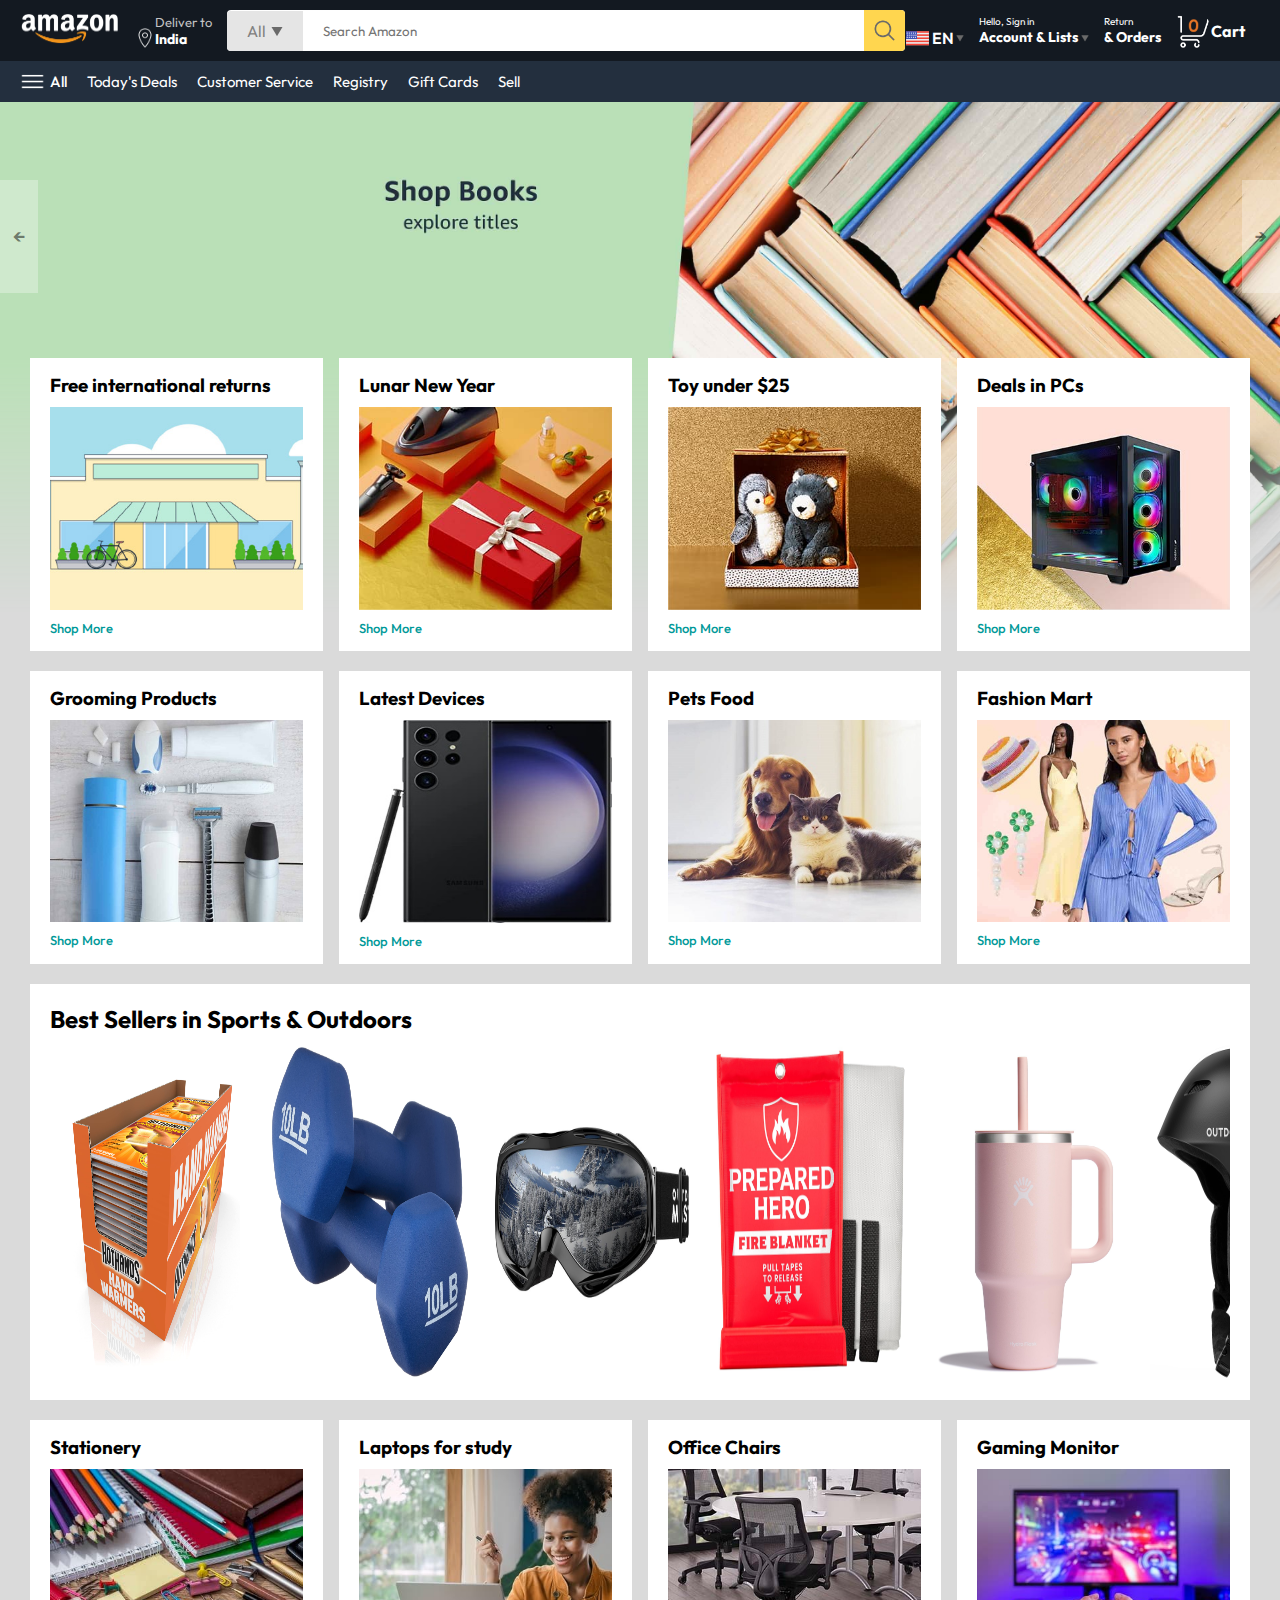
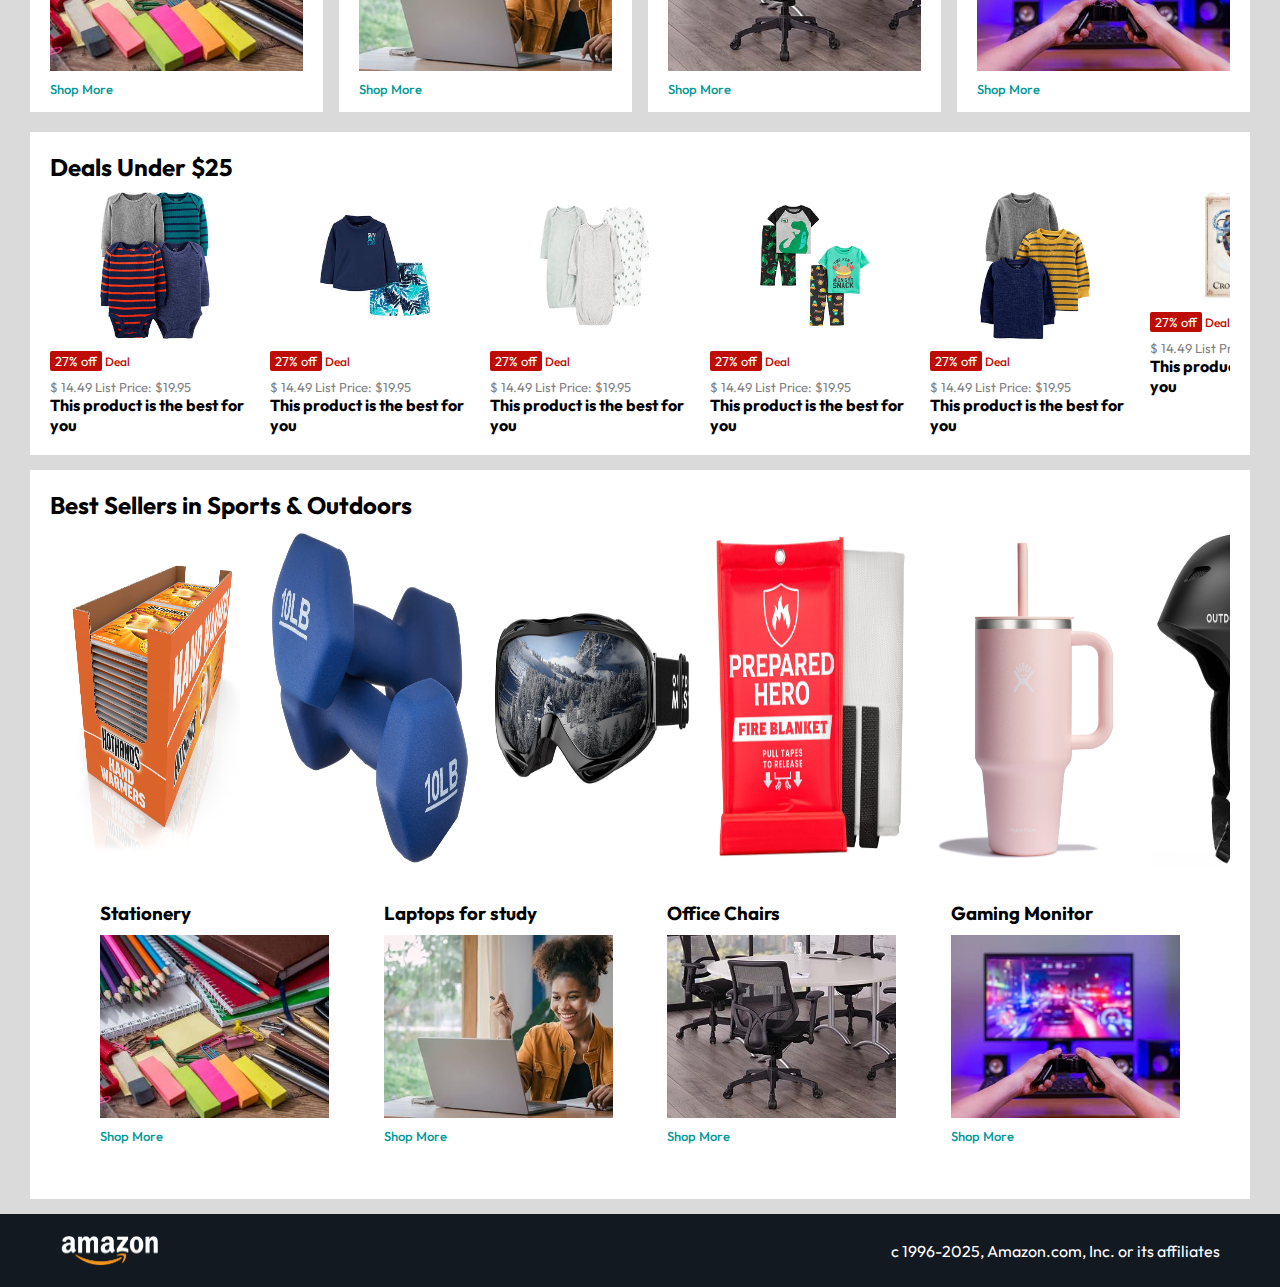
<file: amazon-clone-page/index.html>
<!DOCTYPE html>
<html lang="en">

<head>
  <meta charset="UTF-8">
  <meta name="viewport" content="width=device-width, initial-scale=1.0">
  <title>Amazon website clone in | HTML | CSS | JS</title>
  <link rel="stylesheet" href="style.css">
</head>

<body>

  <nav>
    <a href="/">
      <img src="./assets/amazon_logo.png" alt="logo" width="100">
    </a>
    <div class="nav-country">
      <img src="./assets/location_icon.png" alt="location" height="20">
      <div>
        <p>Deliver to</p>
        <h1>India</h1>
      </div>
    </div>
    <div class="nav-search">
      <div class="nav-search-kategory">
        <p>All</p>
        <img src="./assets/dropdown_icon.png" alt="dropdown-icon" height="12">
      </div>
      <input type="text" class="nav-search-input" placeholder="Search Amazon">
      <img src="./assets/search_icon.png" alt="search-icon" class="nav-search-icon">
    </div>
    <div class="nav-language">
      <img src="./assets/us_flag.png" alt="US flag" width="25px">
      <p>EN</p>
      <img src="./assets/dropdown_icon.png" alt="dropdown icon" width="8px">
    </div>
    <div class="nav-text">
      <p>Hello, Sign in</p>
      <h1>Account & Lists <img src="./assets/dropdown_icon.png" alt="dropdown-icon" width="8px"></h1>
    </div>
    <div class="nav-text">
      <p>Return</p>
      <h1>& Orders</h1>
    </div>
    <a href="" class="nav-cart">
      <img src="./assets/cart_icon.png" alt="card icon" width="35px">
      <h4>Cart</h4>
    </a>
  </nav>
  <div class="nav-bottom">
    <div>
      <img src="./assets/menu_icon.png" alt="menu icon" width="25px">
      <p>All</p>
    </div>
    <p>Today's Deals</p>
    <p>Customer Service</p>
    <p>Registry</p>
    <p>Gift Cards</p>
    <p>Sell</p>
  </div>

  <div class="header-slider">
    <a href="#" class="control_prev">&#8592</a>
    <a href="#" class="control_next">&#8594</a>
    <ul>
      <img src="./assets/header1.jpg" alt="1st header image" class="header-img">
      <img src="./assets/header2.jpg" alt="2nd header image" class="header-img">
      <img src="./assets/header3.jpg" alt="3rd header image" class="header-img">
      <img src="./assets/header4.jpg" alt="4th header image" class="header-img">
      <img src="./assets/header5.jpg" alt="5th header image" class="header-img">
      <img src="./assets/header6.jpg" alt="6th header image" class="header-img">
    </ul>
  </div>
  <div class="box-row header-box">
    <div class="box-col">
      <h3>Free international returns</h3>
      <img src="./assets/box1-1.jpg" alt="1st box image">
      <a href="/">Shop More</a>
    </div>
    <div class="box-col">
      <h3>Lunar New Year</h3>
      <img src="./assets/box1-2.jpg" alt="2nd box image">
      <a href="/">Shop More</a>
    </div>
    <div class="box-col">
      <h3>Toy under $25</h3>
      <img src="./assets/box1-3.jpg" alt="3rd box image">
      <a href="/">Shop More</a>
    </div>
    <div class="box-col">
      <h3>Deals in PCs</h3>
      <img src="./assets/box1-4.jpg" alt="4th box image">
      <a href="/">Shop More</a>
    </div>
  </div>
  <!-- 2 -->
  <div class="box-row">
    <div class="box-col">
      <h3>Grooming Products</h3>
      <img src="./assets/box2-1.jpg" alt="1st box image">
      <a href="/">Shop More</a>
    </div>
    <div class="box-col">
      <h3>Latest Devices</h3>
      <img src="./assets/box2-2.jpg" alt="2nd box image">
      <a href="/">Shop More</a>
    </div>
    <div class="box-col">
      <h3>Pets Food</h3>
      <img src="./assets/box2-3.jpg" alt="3rd box image">
      <a href="/">Shop More</a>
    </div>
    <div class="box-col">
      <h3>Fashion Mart</h3>
      <img src="./assets/box2-4.jpg" alt="4th box image">
      <a href="/">Shop More</a>
    </div>
  </div>

  <div class="product-slider">
    <h2>Best Sellers in Sports & Outdoors</h2>
    <div class="products">
      <img src="./assets/product1-1.jpg" alt="1st product">
      <img src="./assets/product1-2.jpg" alt="2nd product">
      <img src="./assets/product1-3.jpg" alt="3rd product">
      <img src="./assets/product1-4.jpg" alt="4th product">
      <img src="./assets/product1-5.jpg" alt="5th product">
      <img src="./assets/product1-6.jpg" alt="6th product">
      <img src="./assets/product1-7.jpg" alt="7th product">
      <img src="./assets/product1-8.jpg" alt="8th product">
      <img src="./assets/product1-9.jpg" alt="9th product">
      <img src="./assets/product1-10.jpg" alt="10th product">
    </div>
  </div>
  <div class="box-row">
    <div class="box-col">
      <h3>Stationery</h3>
      <img src="./assets/box3-1.jpg" alt="1st box image">
      <a href="/">Shop More</a>
    </div>
    <div class="box-col">
      <h3>Laptops for study</h3>
      <img src="./assets/box3-2.jpg" alt="2nd box image">
      <a href="/">Shop More</a>
    </div>
    <div class="box-col">
      <h3>Office Chairs</h3>
      <img src="./assets/box3-3.jpg" alt="3rd box image">
      <a href="/">Shop More</a>
    </div>
    <div class="box-col">
      <h3>Gaming Monitor</h3>
      <img src="./assets/box3-4.jpg" alt="4th box image">
      <a href="/">Shop More</a>
    </div>
  </div>
  <div class="product-slider-with-price">
    <h2>Deals Under $25</h2>
    <div class="products">
      <div class="product-card">
        <div class="product-img-container">
          <img src="./assets/product2-1.jpg" alt="1st product">
        </div>
        <div class="product-offer">
          <p>27% off</p> <span>Deal</span>
        </div>
        <p class="product-price">$ <span>14.49</span> List Price: $19.95</p>
        <h4>This product is the best for you</h4>
      </div>
      <div class="product-card">
        <div class="product-img-container">
          <img src="./assets/product2-2.jpg" alt="1st product">
        </div>
        <div class="product-offer">
          <p>27% off</p> <span>Deal</span>
        </div>
        <p class="product-price">$ <span>14.49</span> List Price: $19.95</p>
        <h4>This product is the best for you</h4>
      </div>
      <div class="product-card">
        <div class="product-img-container">
          <img src="./assets/product2-3.jpg" alt="1st product">
        </div>
        <div class="product-offer">
          <p>27% off</p> <span>Deal</span>
        </div>
        <p class="product-price">$ <span>14.49</span> List Price: $19.95</p>
        <h4>This product is the best for you</h4>
      </div>
      <div class="product-card">
        <div class="product-img-container">
          <img src="./assets/product2-4.jpg" alt="1st product">
        </div>
        <div class="product-offer">
          <p>27% off</p> <span>Deal</span>
        </div>
        <p class="product-price">$ <span>14.49</span> List Price: $19.95</p>
        <h4>This product is the best for you</h4>
      </div>
      <div class="product-card">
        <div class="product-img-container">
          <img src="./assets/product2-5.jpg" alt="1st product">
        </div>
        <div class="product-offer">
          <p>27% off</p> <span>Deal</span>
        </div>
        <p class="product-price">$ <span>14.49</span> List Price: $19.95</p>
        <h4>This product is the best for you</h4>
      </div>
      <div class="product-card">
        <div class="product-img-container">
          <img src="./assets/product2-6.jpg" alt="1st product">
        </div>
        <div class="product-offer">
          <p>27% off</p> <span>Deal</span>
        </div>
        <p class="product-price">$ <span>14.49</span> List Price: $19.95</p>
        <h4>This product is the best for you</h4>
      </div>
      <div class="product-card">
        <div class="product-img-container">
          <img src="./assets/product2-7.jpg" alt="1st product">
        </div>
        <div class="product-offer">
          <p>27% off</p> <span>Deal</span>
        </div>
        <p class="product-price">$ <span>14.49</span> List Price: $19.95</p>
        <h4>This product is the best for you</h4>
      </div>
      <div class="product-card">
        <div class="product-img-container">
          <img src="./assets/product2-8.jpg" alt="1st product">
        </div>
        <div class="product-offer">
          <p>27% off</p> <span>Deal</span>
        </div>
        <p class="product-price">$ <span>14.49</span> List Price: $19.95</p>
        <h4>This product is the best for you</h4>
      </div>
      <div class="product-card">
        <div class="product-img-container">
          <img src="./assets/product2-9.jpg" alt="1st product">
        </div>
        <div class="product-offer">
          <p>27% off</p> <span>Deal</span>
        </div>
        <p class="product-price">$ <span>14.49</span> List Price: $19.95</p>
        <h4>This product is the best for you</h4>
      </div>
      <div class="product-card">
        <div class="product-img-container">
          <img src="./assets/product2-10.jpg" alt="1st product">
        </div>
        <div class="product-offer">
          <p>27% off</p> <span>Deal</span>
        </div>
        <p class="product-price">$ <span>14.49</span> List Price: $19.95</p>
        <h4>This product is the best for you</h4>
      </div>
      <div class="product-card">
        <div class="product-img-container">
          <img src="./assets/product2-11.jpg" alt="1st product">
        </div>
        <div class="product-offer">
          <p>27% off</p> <span>Deal</span>
        </div>
        <p class="product-price">$ <span>14.49</span> List Price: $19.95</p>
        <h4>This product is the best for you</h4>
      </div><div class="product-card">
        <div class="product-img-container">
          <img src="./assets/product2-12.jpg" alt="1st product">
        </div>
        <div class="product-offer">
          <p>27% off</p> <span>Deal</span>
        </div>
        <p class="product-price">$ <span>14.49</span> List Price: $19.95</p>
        <h4>This product is the best for you</h4>
      </div>
    </div>
  </div>
  <div class="product-slider">
    <h2>Best Sellers in Sports & Outdoors</h2>
    <div class="products">
      <img src="./assets/product1-1.jpg" alt="1st product">
      <img src="./assets/product1-2.jpg" alt="2nd product">
      <img src="./assets/product1-3.jpg" alt="3rd product">
      <img src="./assets/product1-4.jpg" alt="4th product">
      <img src="./assets/product1-5.jpg" alt="5th product">
      <img src="./assets/product1-6.jpg" alt="6th product">
      <img src="./assets/product1-7.jpg" alt="7th product">
      <img src="./assets/product1-8.jpg" alt="8th product">
      <img src="./assets/product1-9.jpg" alt="9th product">
      <img src="./assets/product1-10.jpg" alt="10th product">
    </div>
    <div class="box-row">
      <div class="box-col">
        <h3>Stationery</h3>
        <img src="./assets/box3-1.jpg" alt="1st box image">
        <a href="/">Shop More</a>
      </div>
      <div class="box-col">
        <h3>Laptops for study</h3>
        <img src="./assets/box3-2.jpg" alt="2nd box image">
        <a href="/">Shop More</a>
      </div>
      <div class="box-col">
        <h3>Office Chairs</h3>
        <img src="./assets/box3-3.jpg" alt="3rd box image">
        <a href="/">Shop More</a>
      </div>
      <div class="box-col">
        <h3>Gaming Monitor</h3>
        <img src="./assets/box3-4.jpg" alt="4th box image">
        <a href="/">Shop More</a>
      </div>
    </div>
  </div>
    <footer>
      <img src="./assets/amazon_logo.png" alt="footer image" width="100">
      <p>c 1996-2025, Amazon.com, Inc. or its affiliates</p>
    </footer>

  <script src="app.js"></script>
</body>
</html>
</file>
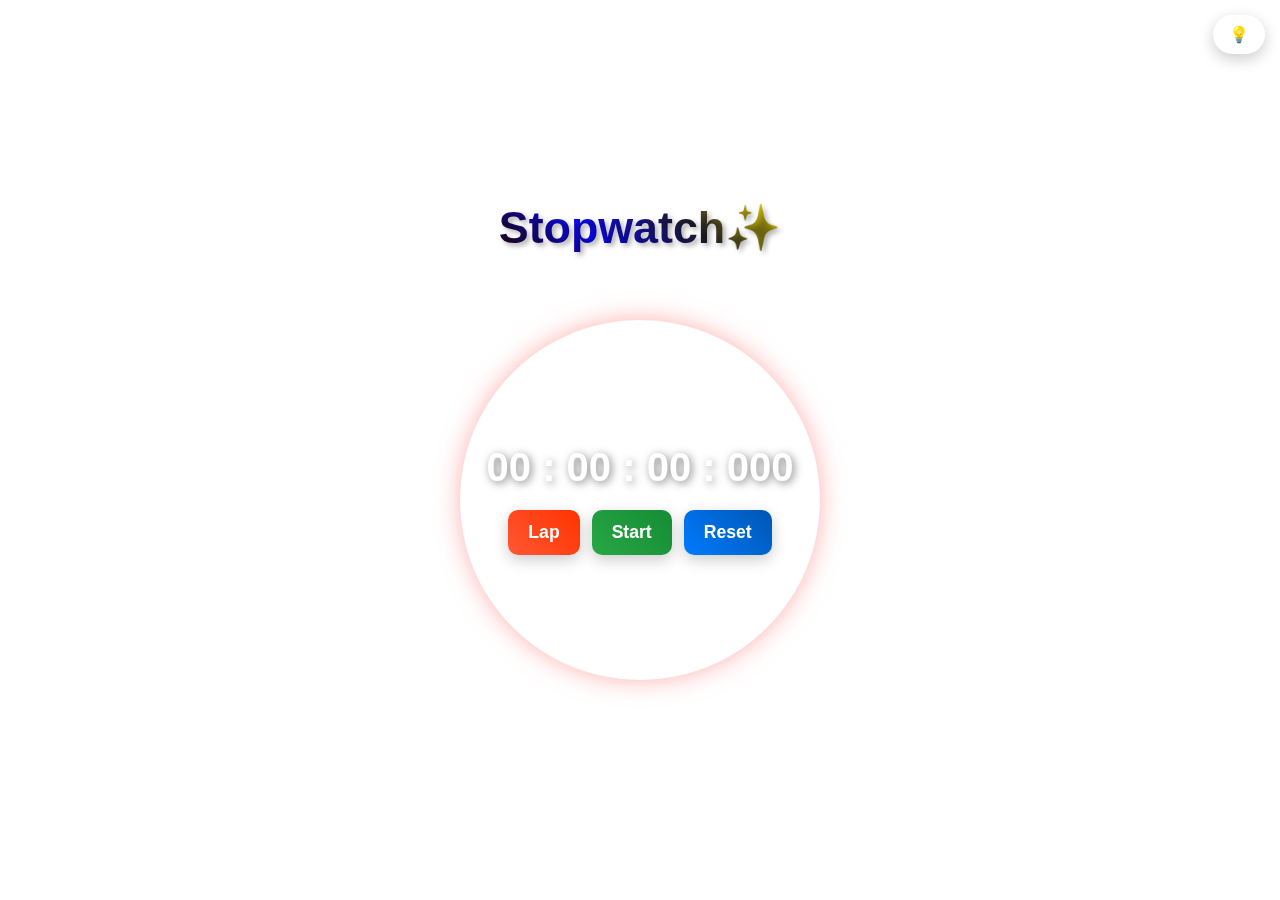
<file: Stopwatch web application/index.html>
<!DOCTYPE html>
<html lang="en">
<head>
    <meta charset="UTF-8">
    <meta name="viewport" content="width=device-width, initial-scale=1.0">
    <title>Stopwatch</title>
    <link rel="stylesheet" href="styles.css">
</head>
<body>
    <h1 class="h7">Stopwatch✨</h1>
    <br><br>
    <div class="stopwatch">
        <div id="display">00 : 00 : 00 : 000</div>
        <div class="btns">
            <button id="lap">Lap</button>
            <button id="startStopPause">Start</button>
            <button id="reset">Reset</button>
        </div>
    </div>
    <br />
    <ol id="laps"></ol> 
    <script src="script.Js"></script>
</body>
</html>
</file>
<file: amazon-clone-page/style.css>
@import url("https://fonts.googleapis.com/css2?family=Outfit:wght@100..900&display=swap");

* {
  margin: 0;
  padding: 0;
  box-sizing: border-box;
  font-family: "Outfit", sans-serif;
}

body {
  background-color: #dadada;
}

a {
  text-decoration: none;
  color: inherit;
}

nav {
  display: flex;
  align-items: center;
  justify-content: space-between;
  background-color: #131921;
  padding: 10px 20px;
  color: #fff;
}

.nav-country {
  display: flex;
  align-items: end;
  margin-left: 15px;
  font-size: 13px;
  color: #c4c4c4;
}

.nav-country h1 {
  color: #fff;
  font-size: 14px;
}

.nav-search {
  flex: 1;
  display: flex;
  align-items: center;
  background-color: #fff;
  color: gray;
  max-width: 62.5rem;
  border-radius: 4px;
  margin-left: 15px;
}

.nav-search-kategory {
  display: flex;
  align-items: center;
  padding: 10px 20px;
  gap: 5px;
  background-color: #e5e5e5;
  border-radius: 4px 0 0 4px;
}

.nav-search-input {
  border: none;
  outline: none;
  padding-left: 20px;
  width: 100%;
}

.nav-search-icon {
  max-width: 41px;
  padding: 8px;
  background-color: #ffd64f;
  border-radius: 0 4px 4px 0;
}

.nav-language {
  display: flex;
  align-items: center;
  gap: 2px;
  font-weight: 600;
  margin-top: 15px;
}

.nav-text {
  margin-left: 15px;
}

.nav-text p {
  font-size: 10px;
}

.nav-text h1 {
  font-size: 14px;
}

.nav-cart {
  display: flex;
  align-items: center;
  margin: 0 15px;
}

.nav-bottom {
  display: flex;
  align-items: center;
  gap: 20px;
  padding: 8px 20px;
  background-color: #232f3e;
  color: #fff;
  font-size: 15px;
}

.nav-bottom div {
  display: flex;
  align-items: center;
  gap: 5px;
  font-weight: 500;
}

.header-slider ul {
  display: flex;
  overflow-y: hidden;
}

.header-img {
  max-width: 100%;
  mask-image: linear-gradient(to bottom, #000 50%, transparent 100%);
}

.header-slider a {
  position: absolute;
  top: 20%;
  z-index: 1;
  padding: 5vh 1vw;
  background-color: #ffffff4f;
  color: #0000007b;
  text-decoration: none;
  font-weight: 600;
  font-size: 18px;
  cursor: pointer;
}

.control_next {
  right: 0;
}

.box-row {
  display: flex;
  flex-wrap: wrap;
  row-gap: 20px;
  justify-content: space-between;
  margin: 20px 30px;
}

.box-col  {
  display: flex;
  flex-direction: column;
  gap: 10px;
  padding: 15px 20px;
  background-color: #fff;
  max-width: 24%;
  min-width: 200px;
  z-index: 1;
}

.box-col a {
  font-size: 13px;
  color: #009999;
  font-weight: 500;
}

.header-box {
  margin-top: -20vw;
}

.product-slider {
  background-color: #fff;
  margin: 0 30px;
  padding: 20px;
  margin-bottom: 15px;
}

.product-slider .products {
  display: flex;
  overflow-x: auto;
  gap: 20px;
  margin-top: 10px;
}

.product-slider .products img {
  max-width: 200px;
  max-height: 200;
}

.product-slider .products::-webkit-scrollbar {
  display: none;
}

.product-slider-with-price {
  background-color: #Fff;
  margin: 0 30px;
  padding: 20px;
  margin-bottom: 15px;
}

.product-slider-with-price .products {
  display: flex;
  overflow-x: auto;
  gap: 10px;
  margin-top: 10px;
}

.product-slider-with-price .products::-webkit-scrollbar {
  display: none;
}

.product .card {
  display: flex;
  flex-direction: column;
  justify-content: end;
  min-width: 210px;
  background-color: #fbfbfb;
}

.product-card img {
  width: 110px;
  margin: 0 50px;
}

.product-offer p {
  background-color: #be0b03;
  color: #fff;
  display: inline-block;
  padding: 2px 5px;
  border-radius: 2px;
  margin: 8px 0;
  font-size: 13px;
}

.product-offer span {
  color: #be0b03;
  font-weight: 500;
  font-size: 12px;
}

.product-price {
  color: grey;
  font-size: 13px;
}

.product-price h4 {
  color: #525252;
  font-size: 15px;
  font-weight: 400;
}

footer {
  display: flex;
  align-items: center;
  justify-content: space-between;
  color: #fff;
  background-color: #131921;
  padding: 20px 60px;
}
</file>
<file: Stopwatch web application/styles.css>
@keyframes bgAnimation {
  0% { background: rgba(255, 30, 60, 0.9); }  
  25% { background: rgba(255, 100, 50, 0.9); }  
  50% { background: rgba(255, 180, 50, 0.9); }  
  75% { background: rgba(255, 120, 120, 0.9); }  
  100% { background: rgba(255, 50, 150, 0.9); }  
}


body {
  display: flex;
  justify-content: center;
  align-items: center;
  flex-direction: column;
  height: 100vh;
  overflow: hidden;
  margin: 0;
  font-family: "Arial", sans-serif;
  animation: bgAnimation 8s infinite alternate ease-in-out;
  transition: background 1.5s ease;
}


@keyframes upDown {
  0%, 100% { transform: translateY(0); }
  50% { transform: translateY(-12px); }
}

.h7 {
  font-size: 2.8em;
  font-weight: bold;
  text-align: center;
  background: linear-gradient(45deg, #210505, #0c08f7, #100d1aef, #ffea00);
  -webkit-background-clip: text;
  -webkit-text-fill-color: transparent;
  animation: upDown 2s ease-in-out infinite;
  text-shadow: 3px 3px 5px rgba(0, 0, 0, 0.3);
}


.stopwatch {
  display: flex;
  align-items: center;
  justify-content: center;
  flex-direction: column;
  height: 320px;
  width: 320px;
  border-radius: 50%;
  background: rgba(255, 255, 255, 0.15);
  backdrop-filter: blur(12px);
  text-align: center;
  box-shadow: 0px 0px 25px rgba(255, 100, 100, 0.5);
  animation: pulse 3s infinite alternate;
  padding: 20px;
}

@keyframes pulse {
  0% { box-shadow: 0px 0px 20px rgba(255, 100, 100, 0.5); }
  100% { box-shadow: 0px 0px 40px rgba(255, 100, 100, 0.9); }
}


#display {
  font-size: 2.5em;
  font-weight: bold;
  color: white;
  text-shadow: 2px 2px 8px rgba(0, 0, 0, 0.5);
}


.btns {
  display: flex;
  justify-content: center;
  gap: 12px;
  margin-top: 20px;
}

button {
  padding: 12px 20px;
  font-size: 1.1em;
  font-weight: bold;
  border: none;
  border-radius: 10px;
  cursor: pointer;
  transition: all 0.3s ease-in-out;
  color: white;
  box-shadow: 0px 5px 15px rgba(0, 0, 0, 0.2);
}

#lap { background: linear-gradient(45deg, #ff5733, #ff3300); }
#lap:hover { background: linear-gradient(45deg, #ff2200, #d43f00); transform: scale(1.1); box-shadow: 0 0 20px rgba(255, 85, 51, 0.8); }

#startStopPause { background: linear-gradient(45deg, #28a745, #158c34); }
#startStopPause:hover { background: linear-gradient(45deg, #158c34, #0f6a27); transform: scale(1.1); box-shadow: 0 0 20px rgba(40, 167, 69, 0.8); }

#reset { background: linear-gradient(45deg, #007bff, #0056b3); }
#reset:hover { background: linear-gradient(45deg, #0056b3, #003f7f); transform: scale(1.1); box-shadow: 0 0 20px rgba(0, 123, 255, 0.8); }


.lap-list {
  list-style: none;
  padding: 0;
  margin-top: 20px;
  max-height: 250px;
  overflow-y: auto;
  width: 320px;
  background: rgba(255, 255, 255, 0.2);
  border-radius: 8px;
  backdrop-filter: blur(6px);
  box-shadow: 0px 0px 15px rgba(255, 100, 100, 0.4);
  padding: 10px;
}


.lap-list li {
  background: rgba(193, 21, 21, 0.4);
  padding: 10px 15px;
  margin: 6px 0;
  border-radius: 6px;
  color: white;
  text-shadow: 1px 1px 4px rgba(0, 0, 0, 0.4);
  font-size: 1em;
  text-align: center;
  opacity: 0;
  transform: translateY(20px);
  animation: fadeInBounce 0.6s ease forwards;
}

@keyframes fadeInBounce {
  0% { opacity: 0; transform: translateY(20px); }
  60% { opacity: 1; transform: translateY(-5px); }
  100% { opacity: 1; transform: translateY(0); }
}


@media screen and (max-width: 480px) {
  .stopwatch {
      width: 260px;
      height: 260px;
  }
  #display {
      font-size: 2em;
  }
  button {
      font-size: 1em;
      padding: 10px 16px;
  }
  .lap-list {
      width: 260px;
  }
}




/* ====== Dark Mode Toggle Button Styling ====== */
.dark-mode-toggle {
  position: absolute;
  top: 15px;
  right: 15px;
  background: rgba(255, 255, 255, 0.2);
  border: none;
  padding: 10px 16px;
  font-size: 1em;
  font-weight: bold;
  border-radius: 20px;
  cursor: pointer;
  transition: background 0.3s ease, transform 0.2s;
  color: white;
}

.dark-mode-toggle:hover {
  background: rgba(255, 255, 255, 0.3);
  transform: scale(1.1);
}


.dark-mode {
  background: linear-gradient(135deg, rgba(20, 20, 20, 0.9), rgba(50, 50, 50, 0.9));
}

.dark-mode .stopwatch {
  background: rgba(40, 40, 40, 0.8);
  box-shadow: 0px 0px 20px rgba(255, 255, 255, 0.3);
}

.dark-mode #display {
  color: #f0f0f0;
}

.dark-mode button {
  background: rgba(255, 255, 255, 0.2);
  color: white;
}

.dark-mode .lap-list {
  background: rgba(50, 50, 50, 0.6);
  box-shadow: 0px 0px 10px rgba(255, 255, 255, 0.2);
}

.dark-mode .lap-list li {
  background: rgba(255, 255, 255, 0.2);
}


body, .stopwatch, button, .lap-list, .lap-list li {
  transition: all 0.5s ease-in-out;
}
</file>
